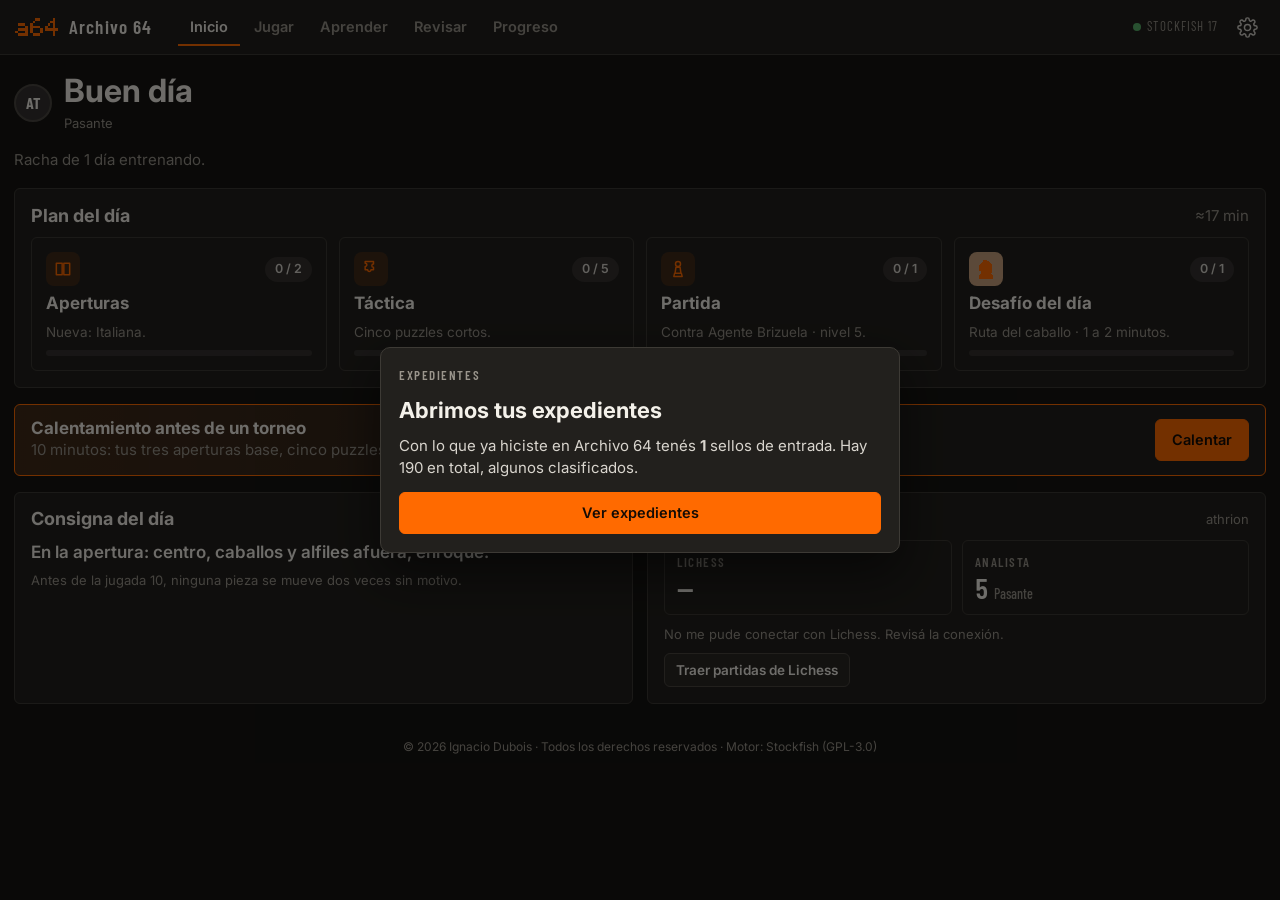
<file: index.html>
<!doctype html>
<html lang="es-AR" data-theme="dark">
<head>
<meta charset="utf-8">
<meta name="viewport" content="width=device-width, initial-scale=1, viewport-fit=cover">
<!-- Archivo 64 (a64) © 2026 Ignacio Dubois. Todos los derechos reservados. Ver LICENSE. -->
<title>Archivo 64</title>
<meta name="author" content="Ignacio Dubois">
<meta name="theme-color" content="#161512">
<meta name="apple-mobile-web-app-capable" content="yes">
<meta name="apple-mobile-web-app-status-bar-style" content="black-translucent">
<meta name="apple-mobile-web-app-title" content="Archivo 64">
<link rel="manifest" href="manifest.webmanifest">
<link rel="icon" href="icons/icon-192.png">
<link rel="apple-touch-icon" href="icons/icon-180.png">
<link rel="preconnect" href="https://fonts.googleapis.com">
<link rel="preconnect" href="https://fonts.gstatic.com" crossorigin>
<link rel="stylesheet" href="https://fonts.googleapis.com/css2?family=Barlow+Condensed:wght@500;600;700&family=Inter:wght@400;500;600;700&display=swap">
<link rel="stylesheet" href="css/app.css">
</head>
<body>
<header class="top">
  <div class="top-in">
    <button class="brand" data-go="inicio" aria-label="Inicio"><span class="logo" id="logoTop"></span><span class="bname">Archivo 64</span></button>
    <nav class="tnav" aria-label="Secciones">
      <button data-go="inicio">Inicio</button>
      <button data-go="jugar">Jugar</button>
      <button data-go="aprender">Aprender</button>
      <button data-go="revisar">Revisar</button>
      <button data-go="progreso">Progreso</button>
    </nav>
    <div class="tright">
      <span class="eng" id="engState" title="Motor de análisis">Motor…</span>
      <button class="icon-btn" id="bSettings" aria-label="Ajustes"><svg viewBox="0 0 24 24"><path d="M12 15.5a3.5 3.5 0 1 0 0-7 3.5 3.5 0 0 0 0 7Z"/><path d="M19.4 15a1.7 1.7 0 0 0 .3 1.8l.1.1a2 2 0 1 1-2.8 2.8l-.1-.1a1.7 1.7 0 0 0-1.8-.3 1.7 1.7 0 0 0-1 1.5V21a2 2 0 1 1-4 0v-.1a1.7 1.7 0 0 0-1.1-1.5 1.7 1.7 0 0 0-1.8.3l-.1.1a2 2 0 1 1-2.8-2.8l.1-.1a1.7 1.7 0 0 0 .3-1.8 1.7 1.7 0 0 0-1.5-1H3a2 2 0 1 1 0-4h.1a1.7 1.7 0 0 0 1.5-1.1 1.7 1.7 0 0 0-.3-1.8l-.1-.1a2 2 0 1 1 2.8-2.8l.1.1a1.7 1.7 0 0 0 1.8.3H9a1.7 1.7 0 0 0 1-1.5V3a2 2 0 1 1 4 0v.1a1.7 1.7 0 0 0 1 1.5 1.7 1.7 0 0 0 1.8-.3l.1-.1a2 2 0 1 1 2.8 2.8l-.1.1a1.7 1.7 0 0 0-.3 1.8V9a1.7 1.7 0 0 0 1.5 1H21a2 2 0 1 1 0 4h-.1a1.7 1.7 0 0 0-1.5 1Z"/></svg></button>
    </div>
  </div>
</header>

<main id="main">
  <section class="view" id="v-inicio"></section>
  <section class="view" id="v-jugar" hidden></section>
  <section class="view" id="v-aprender" hidden></section>
  <section class="view" id="v-revisar" hidden></section>
  <section class="view" id="v-progreso" hidden></section>
</main>

<nav class="bnav" aria-label="Secciones">
  <div class="bnav-in">
    <button data-go="inicio"><svg viewBox="0 0 24 24"><path d="M4 11 12 4l8 7v9h-5v-6H9v6H4z"/></svg>Inicio</button>
    <button data-go="jugar"><svg viewBox="0 0 24 24"><circle cx="12" cy="6" r="3"/><path d="M9.5 10h5l1 7h-7zM7 21h10l-1-4H8z"/></svg>Jugar</button>
    <button data-go="aprender"><svg viewBox="0 0 24 24"><path d="M3 6.5 12 3l9 3.5-9 3.5z"/><path d="M7 8.5V14c0 1.7 2.2 3 5 3s5-1.3 5-3V8.5M21 6.5v6"/></svg>Aprender</button>
    <button data-go="revisar"><svg viewBox="0 0 24 24"><circle cx="10.5" cy="10.5" r="6"/><path d="m15 15 5.5 5.5"/></svg>Revisar</button>
    <button data-go="progreso"><svg viewBox="0 0 24 24"><path d="M4 20V10M10 20V4M16 20v-7M22 20H2"/></svg>Progreso</button>
  </div>
</nav>

<div class="overlay" id="ovSettings" hidden>
  <div class="sheet" role="dialog" aria-modal="true" aria-labelledby="setTitle">
    <div class="sheet-head"><h2 id="setTitle">Ajustes</h2><button class="icon-btn" data-close aria-label="Cerrar">✕</button></div>
    <div class="sheet-body" id="setBody"></div>
  </div>
</div>
<div class="overlay" id="ovModal" hidden><div class="sheet modal" role="dialog" aria-modal="true" id="modalBox"></div></div>
<div class="toasts" id="toasts" aria-live="polite"></div>

<footer class="foot">© 2026 Ignacio Dubois · Todos los derechos reservados · Motor: Stockfish (GPL-3.0)</footer>

<script src="js/chess.js"></script>
<script src="js/content.js"></script>
<script src="js/board.js"></script>
<script src="js/engine.js"></script>
<script src="js/analysis.js"></script>
<script src="js/core.js"></script>
<script src="js/play.js"></script>
<script src="js/learn.js"></script>
<script src="js/review.js"></script>
<script src="js/home.js"></script>
<script src="js/ach.js"></script>
<script src="js/games.js"></script>
<script>A64.boot();</script>
</body>
</html>
</file>
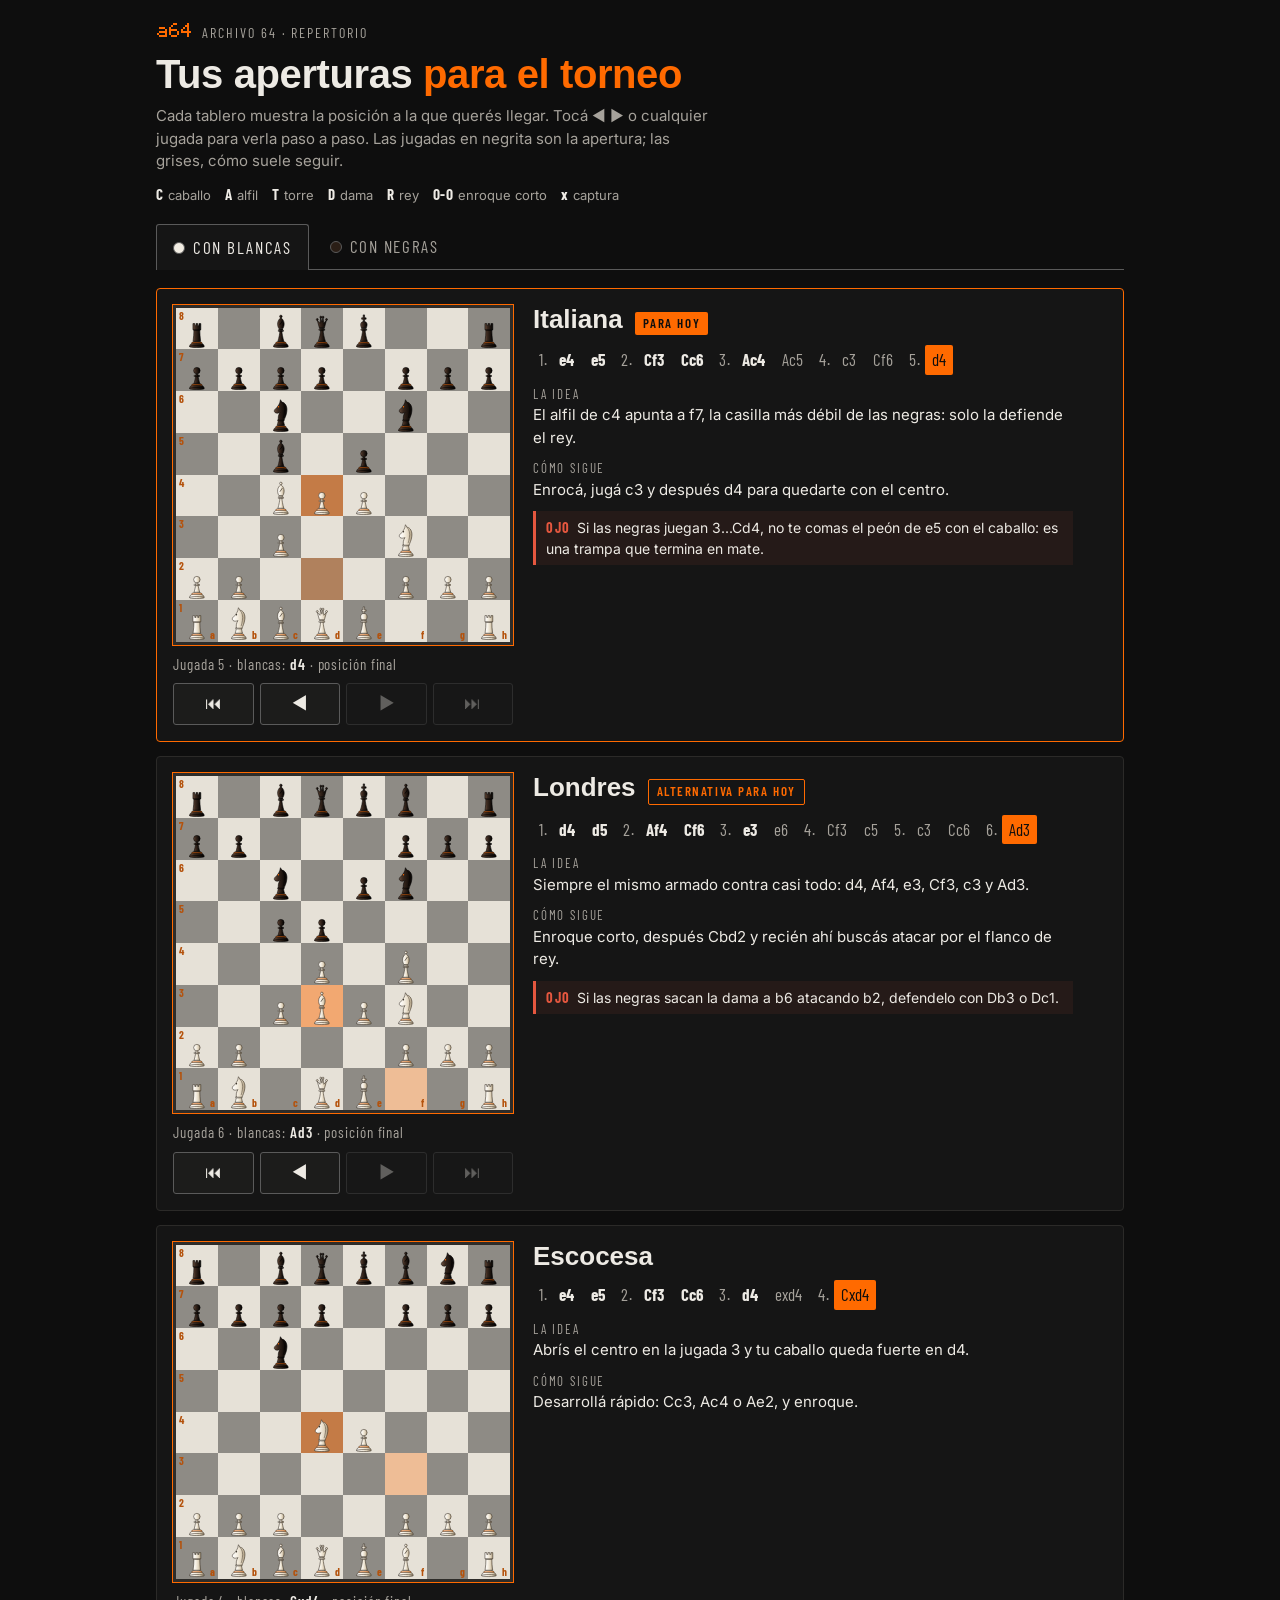
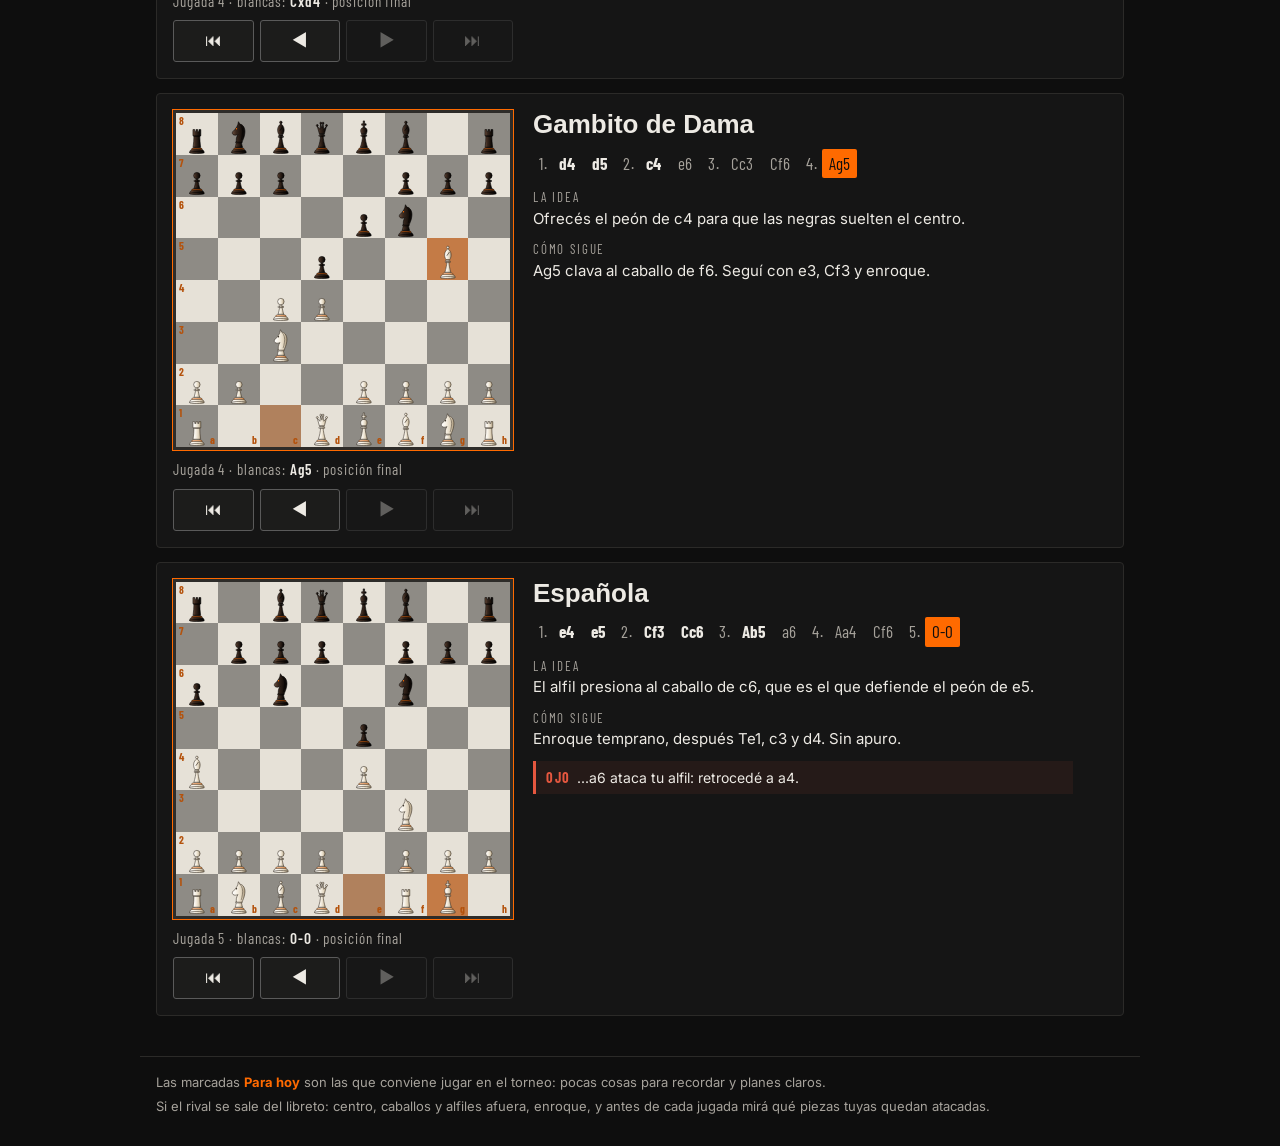
<file: repertorio.html>
<!doctype html>
<html lang="es-AR">
<head>
<meta charset="utf-8">
<meta name="viewport" content="width=device-width, initial-scale=1, viewport-fit=cover">
<title>Repertorio a64</title>
<meta name="claude:viewport-fit-sides" content="cover">
<link rel="preconnect" href="https://fonts.googleapis.com">
<link rel="preconnect" href="https://fonts.gstatic.com" crossorigin>
<link rel="stylesheet" href="https://fonts.googleapis.com/css2?family=Barlow+Condensed:wght@500;600;700&family=Inter:wght@400;500;600&display=swap">
<style>
/* Layout: ficha de repertorio. Pestañas Blancas / Negras; una tarjeta por apertura con tablero
   a la izquierda y la idea a la derecha; en celular, tablero arriba y texto abajo. Solo oscuro, como Archivo 64. */
:root{
  --bg:#0E0E0E; --panel:#151515; --panel2:#1C1C1B; --line:#2B2A28; --rule:#5A5A5A;
  --fg:#EDEAE4; --mute:#A6A29B; --acc:#FF6A00; --acc-ink:#0E0E0E; --alert:#E5573F; --green:#86AC92;
  --sq-l:#E6E1D7; --sq-d:#8E8B85;
  --f-title:"Helvetica Neue",Helvetica,Arial,sans-serif;
  --f-body:"Inter","Helvetica Neue",Arial,sans-serif;
  --f-code:"Agency FB","Barlow Condensed","Oswald","Arial Narrow",sans-serif;
  color-scheme:dark;
}
*{box-sizing:border-box}
body{background:var(--bg);color:var(--fg);font-family:var(--f-body);font-size:15px;line-height:1.5}
button{font:inherit;color:inherit}
:focus-visible{outline:2px solid var(--acc);outline-offset:2px}
.wrap{max-width:1000px;margin:0 auto;padding-left:max(16px,env(safe-area-inset-left,0px));padding-right:max(16px,env(safe-area-inset-right,0px))}
header .wrap{padding-block:22px 0;display:grid;gap:10px}
.eyebrow{display:flex;align-items:center;gap:10px;font-family:var(--f-code);font-size:14px;letter-spacing:.14em;text-transform:uppercase;color:var(--mute)}
.eyebrow svg{height:16px;width:auto}
h1{margin:0;font-family:var(--f-title);font-weight:700;font-size:clamp(28px,6vw,40px);line-height:1.05;letter-spacing:-.01em}
h1 span{color:var(--acc)}
.lede{margin:0;color:var(--mute);max-width:62ch}
.key{display:flex;flex-wrap:wrap;gap:6px 14px;font-size:13px;color:var(--mute)}
.key b{font-family:var(--f-code);font-size:15px;color:var(--fg);letter-spacing:.06em}
.tabs{display:flex;gap:4px;margin-top:8px;border-bottom:1px solid var(--rule)}
.tab{background:transparent;border:1px solid transparent;border-bottom:none;padding:10px 16px 9px;font-family:var(--f-code);font-size:17px;letter-spacing:.1em;text-transform:uppercase;color:var(--mute);cursor:pointer;border-radius:3px 3px 0 0;display:flex;align-items:center;gap:8px}
.tab i{width:12px;height:12px;border-radius:50%;border:1.5px solid var(--rule)}
.tab.w i{background:#F2EDE3} .tab.b i{background:#2A1E16}
.tab[aria-selected="true"]{color:var(--fg);background:var(--panel);border-color:var(--rule);position:relative;top:1px}
main .wrap{padding-block:18px 40px;display:grid;gap:14px}
.group{font-family:var(--f-code);font-size:14px;letter-spacing:.14em;text-transform:uppercase;color:var(--acc);margin:8px 0 -4px}
.card{background:var(--panel);border:1px solid var(--line);border-radius:4px;padding:16px;display:grid;grid-template-columns:minmax(0,340px) minmax(0,1fr);gap:20px;align-items:start}
.card.today{border-color:var(--acc)}
@media (max-width:720px){.card{grid-template-columns:minmax(0,1fr)}}
.bcol{display:grid;gap:8px;min-width:0}
.board{width:100%;max-width:100%;aspect-ratio:1;display:grid;grid-template-columns:repeat(8,minmax(0,1fr));grid-template-rows:repeat(8,minmax(0,1fr));border:3px solid #2E2C29;box-shadow:0 0 0 1px var(--acc);user-select:none;-webkit-user-select:none}
.sq{position:relative;min-width:0;min-height:0;overflow:hidden}
.sq.l{background:var(--sq-l)} .sq.d{background:var(--sq-d)}
.sq.fr::before,.sq.to::before{content:"";position:absolute;inset:0;background:rgba(255,106,0,.30)}
.sq.to::before{background:rgba(255,106,0,.48)}
.sq svg{position:absolute;z-index:1;left:0;bottom:2%;width:100%;height:94%;display:block}
.sq i{position:absolute;z-index:2;font-style:normal;font-family:var(--f-code);font-size:11px;font-weight:700;line-height:1;color:#B4520C;pointer-events:none}
.sq i.rk{top:2px;left:3px} .sq i.fl{bottom:2px;right:3px}
.ctl{display:grid;grid-template-columns:repeat(4,1fr);gap:6px}
.btn{background:var(--panel2);border:1px solid var(--rule);border-radius:3px;min-height:42px;cursor:pointer;font-size:17px}
.btn:hover{border-color:var(--fg)}
.btn:disabled{opacity:.35;cursor:default}
.step{font-family:var(--f-code);font-size:15px;letter-spacing:.06em;color:var(--mute);min-height:1.4em}
.step b{color:var(--fg);font-weight:600}
.tcol{display:grid;gap:10px;min-width:0}
.thead{display:flex;flex-wrap:wrap;align-items:baseline;gap:6px 12px}
h2{margin:0;font-family:var(--f-title);font-size:26px;font-weight:700;line-height:1.1}
.chip{font-family:var(--f-code);font-size:13px;font-weight:600;letter-spacing:.12em;text-transform:uppercase;padding:2px 8px;border-radius:2px;background:var(--acc);color:var(--acc-ink)}
.chip.alt{background:transparent;color:var(--acc);border:1px solid var(--acc)}
.line{display:flex;flex-wrap:wrap;gap:3px;font-family:var(--f-code);font-size:17px;letter-spacing:.03em}
.line .n{color:var(--mute);padding:2px 2px 2px 6px}
.mv{background:none;border:1px solid transparent;border-radius:2px;padding:1px 6px;cursor:pointer;font-family:inherit;font-size:inherit;color:var(--fg)}
.mv.core{font-weight:700}
.mv.extra{color:var(--mute)}
.mv:hover{border-color:var(--rule)}
.mv.on{background:var(--acc);color:var(--acc-ink)}
.lbl{font-family:var(--f-code);font-size:13px;letter-spacing:.14em;text-transform:uppercase;color:var(--mute);margin:0 0 2px}
.tcol p{margin:0;max-width:60ch}
.ojo{border-left:3px solid var(--alert);padding:6px 10px;background:rgba(229,87,63,.08);font-size:14px}
.ojo b{font-family:var(--f-code);letter-spacing:.12em;text-transform:uppercase;color:var(--alert);margin-right:6px}
footer .wrap{padding-block:16px 30px;border-top:1px solid var(--line);font-size:13px;color:var(--mute);display:grid;gap:4px}
body{margin:0}
[hidden]{display:none!important}
</style>
</head>
<body>

<svg width="0" height="0" style="position:absolute" aria-hidden="true">
  <defs>
    <linearGradient id="gw" x1="0" x2="1"><stop offset="0" stop-color="#FFFFFF"/><stop offset=".38" stop-color="#F6F0E4"/><stop offset=".7" stop-color="#E2D6C0"/><stop offset="1" stop-color="#A8977A"/></linearGradient>
    <linearGradient id="gb" x1="0" x2="1"><stop offset="0" stop-color="#6B4E3D"/><stop offset=".3" stop-color="#3A291F"/><stop offset=".7" stop-color="#1A120D"/><stop offset="1" stop-color="#050302"/></linearGradient>
  </defs>
</svg>

<header>
  <div class="wrap">
    <div class="eyebrow"><span id="logo"></span><span>Archivo 64 · Repertorio</span></div>
    <h1>Tus aperturas <span>para el torneo</span></h1>
    <p class="lede">Cada tablero muestra la posición a la que querés llegar. Tocá ◀ ▶ o cualquier jugada para verla paso a paso. Las jugadas en negrita son la apertura; las grises, cómo suele seguir.</p>
    <div class="key"><span><b>C</b> caballo</span><span><b>A</b> alfil</span><span><b>T</b> torre</span><span><b>D</b> dama</span><span><b>R</b> rey</span><span><b>O-O</b> enroque corto</span><span><b>x</b> captura</span></div>
    <div class="tabs" role="tablist">
      <button class="tab w" role="tab" id="tW" aria-selected="true" aria-controls="pW"><i></i>Con blancas</button>
      <button class="tab b" role="tab" id="tB" aria-selected="false" aria-controls="pB"><i></i>Con negras</button>
    </div>
  </div>
</header>

<main>
  <div class="wrap" id="pW" role="tabpanel" aria-labelledby="tW"></div>
  <div class="wrap" id="pB" role="tabpanel" aria-labelledby="tB" hidden></div>
</main>

<footer>
  <div class="wrap">
    <span>Las marcadas <b style="color:var(--acc)">Para hoy</b> son las que conviene jugar en el torneo: pocas cosas para recordar y planes claros.</span>
    <span>Si el rival se sale del libreto: centro, caballos y alfiles afuera, enroque, y antes de cada jugada mirá qué piezas tuyas quedan atacadas.</span>
  </div>
</footer>

<script>
(function(){
"use strict";
const POS={"italiana":[{"f":"rnbqkbnr/pppppppp/8/8/8/8/PPPPPPPP/RNBQKBNR"},{"f":"rnbqkbnr/pppppppp/8/8/4P3/8/PPPP1PPP/RNBQKBNR","san":"e4","fr":"e2","to":"e4"},{"f":"rnbqkbnr/pppp1ppp/8/4p3/4P3/8/PPPP1PPP/RNBQKBNR","san":"e5","fr":"e7","to":"e5"},{"f":"rnbqkbnr/pppp1ppp/8/4p3/4P3/5N2/PPPP1PPP/RNBQKB1R","san":"Cf3","fr":"g1","to":"f3"},{"f":"r1bqkbnr/pppp1ppp/2n5/4p3/4P3/5N2/PPPP1PPP/RNBQKB1R","san":"Cc6","fr":"b8","to":"c6"},{"f":"r1bqkbnr/pppp1ppp/2n5/4p3/2B1P3/5N2/PPPP1PPP/RNBQK2R","san":"Ac4","fr":"f1","to":"c4"},{"f":"r1bqk1nr/pppp1ppp/2n5/2b1p3/2B1P3/5N2/PPPP1PPP/RNBQK2R","san":"Ac5","fr":"f8","to":"c5"},{"f":"r1bqk1nr/pppp1ppp/2n5/2b1p3/2B1P3/2P2N2/PP1P1PPP/RNBQK2R","san":"c3","fr":"c2","to":"c3"},{"f":"r1bqk2r/pppp1ppp/2n2n2/2b1p3/2B1P3/2P2N2/PP1P1PPP/RNBQK2R","san":"Cf6","fr":"g8","to":"f6"},{"f":"r1bqk2r/pppp1ppp/2n2n2/2b1p3/2BPP3/2P2N2/PP3PPP/RNBQK2R","san":"d4","fr":"d2","to":"d4"}],"londres":[{"f":"rnbqkbnr/pppppppp/8/8/8/8/PPPPPPPP/RNBQKBNR"},{"f":"rnbqkbnr/pppppppp/8/8/3P4/8/PPP1PPPP/RNBQKBNR","san":"d4","fr":"d2","to":"d4"},{"f":"rnbqkbnr/ppp1pppp/8/3p4/3P4/8/PPP1PPPP/RNBQKBNR","san":"d5","fr":"d7","to":"d5"},{"f":"rnbqkbnr/ppp1pppp/8/3p4/3P1B2/8/PPP1PPPP/RN1QKBNR","san":"Af4","fr":"c1","to":"f4"},{"f":"rnbqkb1r/ppp1pppp/5n2/3p4/3P1B2/8/PPP1PPPP/RN1QKBNR","san":"Cf6","fr":"g8","to":"f6"},{"f":"rnbqkb1r/ppp1pppp/5n2/3p4/3P1B2/4P3/PPP2PPP/RN1QKBNR","san":"e3","fr":"e2","to":"e3"},{"f":"rnbqkb1r/ppp2ppp/4pn2/3p4/3P1B2/4P3/PPP2PPP/RN1QKBNR","san":"e6","fr":"e7","to":"e6"},{"f":"rnbqkb1r/ppp2ppp/4pn2/3p4/3P1B2/4PN2/PPP2PPP/RN1QKB1R","san":"Cf3","fr":"g1","to":"f3"},{"f":"rnbqkb1r/pp3ppp/4pn2/2pp4/3P1B2/4PN2/PPP2PPP/RN1QKB1R","san":"c5","fr":"c7","to":"c5"},{"f":"rnbqkb1r/pp3ppp/4pn2/2pp4/3P1B2/2P1PN2/PP3PPP/RN1QKB1R","san":"c3","fr":"c2","to":"c3"},{"f":"r1bqkb1r/pp3ppp/2n1pn2/2pp4/3P1B2/2P1PN2/PP3PPP/RN1QKB1R","san":"Cc6","fr":"b8","to":"c6"},{"f":"r1bqkb1r/pp3ppp/2n1pn2/2pp4/3P1B2/2PBPN2/PP3PPP/RN1QK2R","san":"Ad3","fr":"f1","to":"d3"}],"escocesa":[{"f":"rnbqkbnr/pppppppp/8/8/8/8/PPPPPPPP/RNBQKBNR"},{"f":"rnbqkbnr/pppppppp/8/8/4P3/8/PPPP1PPP/RNBQKBNR","san":"e4","fr":"e2","to":"e4"},{"f":"rnbqkbnr/pppp1ppp/8/4p3/4P3/8/PPPP1PPP/RNBQKBNR","san":"e5","fr":"e7","to":"e5"},{"f":"rnbqkbnr/pppp1ppp/8/4p3/4P3/5N2/PPPP1PPP/RNBQKB1R","san":"Cf3","fr":"g1","to":"f3"},{"f":"r1bqkbnr/pppp1ppp/2n5/4p3/4P3/5N2/PPPP1PPP/RNBQKB1R","san":"Cc6","fr":"b8","to":"c6"},{"f":"r1bqkbnr/pppp1ppp/2n5/4p3/3PP3/5N2/PPP2PPP/RNBQKB1R","san":"d4","fr":"d2","to":"d4"},{"f":"r1bqkbnr/pppp1ppp/2n5/8/3pP3/5N2/PPP2PPP/RNBQKB1R","san":"exd4","fr":"e5","to":"d4"},{"f":"r1bqkbnr/pppp1ppp/2n5/8/3NP3/8/PPP2PPP/RNBQKB1R","san":"Cxd4","fr":"f3","to":"d4"}],"gdama":[{"f":"rnbqkbnr/pppppppp/8/8/8/8/PPPPPPPP/RNBQKBNR"},{"f":"rnbqkbnr/pppppppp/8/8/3P4/8/PPP1PPPP/RNBQKBNR","san":"d4","fr":"d2","to":"d4"},{"f":"rnbqkbnr/ppp1pppp/8/3p4/3P4/8/PPP1PPPP/RNBQKBNR","san":"d5","fr":"d7","to":"d5"},{"f":"rnbqkbnr/ppp1pppp/8/3p4/2PP4/8/PP2PPPP/RNBQKBNR","san":"c4","fr":"c2","to":"c4"},{"f":"rnbqkbnr/ppp2ppp/4p3/3p4/2PP4/8/PP2PPPP/RNBQKBNR","san":"e6","fr":"e7","to":"e6"},{"f":"rnbqkbnr/ppp2ppp/4p3/3p4/2PP4/2N5/PP2PPPP/R1BQKBNR","san":"Cc3","fr":"b1","to":"c3"},{"f":"rnbqkb1r/ppp2ppp/4pn2/3p4/2PP4/2N5/PP2PPPP/R1BQKBNR","san":"Cf6","fr":"g8","to":"f6"},{"f":"rnbqkb1r/ppp2ppp/4pn2/3p2B1/2PP4/2N5/PP2PPPP/R2QKBNR","san":"Ag5","fr":"c1","to":"g5"}],"espanola":[{"f":"rnbqkbnr/pppppppp/8/8/8/8/PPPPPPPP/RNBQKBNR"},{"f":"rnbqkbnr/pppppppp/8/8/4P3/8/PPPP1PPP/RNBQKBNR","san":"e4","fr":"e2","to":"e4"},{"f":"rnbqkbnr/pppp1ppp/8/4p3/4P3/8/PPPP1PPP/RNBQKBNR","san":"e5","fr":"e7","to":"e5"},{"f":"rnbqkbnr/pppp1ppp/8/4p3/4P3/5N2/PPPP1PPP/RNBQKB1R","san":"Cf3","fr":"g1","to":"f3"},{"f":"r1bqkbnr/pppp1ppp/2n5/4p3/4P3/5N2/PPPP1PPP/RNBQKB1R","san":"Cc6","fr":"b8","to":"c6"},{"f":"r1bqkbnr/pppp1ppp/2n5/1B2p3/4P3/5N2/PPPP1PPP/RNBQK2R","san":"Ab5","fr":"f1","to":"b5"},{"f":"r1bqkbnr/1ppp1ppp/p1n5/1B2p3/4P3/5N2/PPPP1PPP/RNBQK2R","san":"a6","fr":"a7","to":"a6"},{"f":"r1bqkbnr/1ppp1ppp/p1n5/4p3/B3P3/5N2/PPPP1PPP/RNBQK2R","san":"Aa4","fr":"b5","to":"a4"},{"f":"r1bqkb1r/1ppp1ppp/p1n2n2/4p3/B3P3/5N2/PPPP1PPP/RNBQK2R","san":"Cf6","fr":"g8","to":"f6"},{"f":"r1bqkb1r/1ppp1ppp/p1n2n2/4p3/B3P3/5N2/PPPP1PPP/RNBQ1RK1","san":"O-O","fr":"e1","to":"g1"}],"abierta":[{"f":"rnbqkbnr/pppppppp/8/8/8/8/PPPPPPPP/RNBQKBNR"},{"f":"rnbqkbnr/pppppppp/8/8/4P3/8/PPPP1PPP/RNBQKBNR","san":"e4","fr":"e2","to":"e4"},{"f":"rnbqkbnr/pppp1ppp/8/4p3/4P3/8/PPPP1PPP/RNBQKBNR","san":"e5","fr":"e7","to":"e5"},{"f":"rnbqkbnr/pppp1ppp/8/4p3/4P3/5N2/PPPP1PPP/RNBQKB1R","san":"Cf3","fr":"g1","to":"f3"},{"f":"r1bqkbnr/pppp1ppp/2n5/4p3/4P3/5N2/PPPP1PPP/RNBQKB1R","san":"Cc6","fr":"b8","to":"c6"},{"f":"r1bqkbnr/pppp1ppp/2n5/4p3/2B1P3/5N2/PPPP1PPP/RNBQK2R","san":"Ac4","fr":"f1","to":"c4"},{"f":"r1bqkb1r/pppp1ppp/2n2n2/4p3/2B1P3/5N2/PPPP1PPP/RNBQK2R","san":"Cf6","fr":"g8","to":"f6"},{"f":"r1bqkb1r/pppp1ppp/2n2n2/4p3/2B1P3/3P1N2/PPP2PPP/RNBQK2R","san":"d3","fr":"d2","to":"d3"},{"f":"r1bqk2r/ppppbppp/2n2n2/4p3/2B1P3/3P1N2/PPP2PPP/RNBQK2R","san":"Ae7","fr":"f8","to":"e7"},{"f":"r1bqk2r/ppppbppp/2n2n2/4p3/2B1P3/3P1N2/PPP2PPP/RNBQ1RK1","san":"O-O","fr":"e1","to":"g1"},{"f":"r1bq1rk1/ppppbppp/2n2n2/4p3/2B1P3/3P1N2/PPP2PPP/RNBQ1RK1","san":"O-O","fr":"e8","to":"g8"}],"carokann":[{"f":"rnbqkbnr/pppppppp/8/8/8/8/PPPPPPPP/RNBQKBNR"},{"f":"rnbqkbnr/pppppppp/8/8/4P3/8/PPPP1PPP/RNBQKBNR","san":"e4","fr":"e2","to":"e4"},{"f":"rnbqkbnr/pp1ppppp/2p5/8/4P3/8/PPPP1PPP/RNBQKBNR","san":"c6","fr":"c7","to":"c6"},{"f":"rnbqkbnr/pp1ppppp/2p5/8/3PP3/8/PPP2PPP/RNBQKBNR","san":"d4","fr":"d2","to":"d4"},{"f":"rnbqkbnr/pp2pppp/2p5/3p4/3PP3/8/PPP2PPP/RNBQKBNR","san":"d5","fr":"d7","to":"d5"},{"f":"rnbqkbnr/pp2pppp/2p5/3p4/3PP3/2N5/PPP2PPP/R1BQKBNR","san":"Cc3","fr":"b1","to":"c3"},{"f":"rnbqkbnr/pp2pppp/2p5/8/3Pp3/2N5/PPP2PPP/R1BQKBNR","san":"dxe4","fr":"d5","to":"e4"},{"f":"rnbqkbnr/pp2pppp/2p5/8/3PN3/8/PPP2PPP/R1BQKBNR","san":"Cxe4","fr":"c3","to":"e4"},{"f":"rn1qkbnr/pp2pppp/2p5/5b2/3PN3/8/PPP2PPP/R1BQKBNR","san":"Af5","fr":"c8","to":"f5"}],"siciliana":[{"f":"rnbqkbnr/pppppppp/8/8/8/8/PPPPPPPP/RNBQKBNR"},{"f":"rnbqkbnr/pppppppp/8/8/4P3/8/PPPP1PPP/RNBQKBNR","san":"e4","fr":"e2","to":"e4"},{"f":"rnbqkbnr/pp1ppppp/8/2p5/4P3/8/PPPP1PPP/RNBQKBNR","san":"c5","fr":"c7","to":"c5"},{"f":"rnbqkbnr/pp1ppppp/8/2p5/4P3/5N2/PPPP1PPP/RNBQKB1R","san":"Cf3","fr":"g1","to":"f3"},{"f":"rnbqkbnr/pp2pppp/3p4/2p5/4P3/5N2/PPPP1PPP/RNBQKB1R","san":"d6","fr":"d7","to":"d6"},{"f":"rnbqkbnr/pp2pppp/3p4/2p5/3PP3/5N2/PPP2PPP/RNBQKB1R","san":"d4","fr":"d2","to":"d4"},{"f":"rnbqkbnr/pp2pppp/3p4/8/3pP3/5N2/PPP2PPP/RNBQKB1R","san":"cxd4","fr":"c5","to":"d4"},{"f":"rnbqkbnr/pp2pppp/3p4/8/3NP3/8/PPP2PPP/RNBQKB1R","san":"Cxd4","fr":"f3","to":"d4"},{"f":"rnbqkb1r/pp2pppp/3p1n2/8/3NP3/8/PPP2PPP/RNBQKB1R","san":"Cf6","fr":"g8","to":"f6"},{"f":"rnbqkb1r/pp2pppp/3p1n2/8/3NP3/2N5/PPP2PPP/R1BQKB1R","san":"Cc3","fr":"b1","to":"c3"},{"f":"rnbqkb1r/1p2pppp/p2p1n2/8/3NP3/2N5/PPP2PPP/R1BQKB1R","san":"a6","fr":"a7","to":"a6"}],"qgd":[{"f":"rnbqkbnr/pppppppp/8/8/8/8/PPPPPPPP/RNBQKBNR"},{"f":"rnbqkbnr/pppppppp/8/8/3P4/8/PPP1PPPP/RNBQKBNR","san":"d4","fr":"d2","to":"d4"},{"f":"rnbqkbnr/ppp1pppp/8/3p4/3P4/8/PPP1PPPP/RNBQKBNR","san":"d5","fr":"d7","to":"d5"},{"f":"rnbqkbnr/ppp1pppp/8/3p4/2PP4/8/PP2PPPP/RNBQKBNR","san":"c4","fr":"c2","to":"c4"},{"f":"rnbqkbnr/ppp2ppp/4p3/3p4/2PP4/8/PP2PPPP/RNBQKBNR","san":"e6","fr":"e7","to":"e6"},{"f":"rnbqkbnr/ppp2ppp/4p3/3p4/2PP4/2N5/PP2PPPP/R1BQKBNR","san":"Cc3","fr":"b1","to":"c3"},{"f":"rnbqkb1r/ppp2ppp/4pn2/3p4/2PP4/2N5/PP2PPPP/R1BQKBNR","san":"Cf6","fr":"g8","to":"f6"},{"f":"rnbqkb1r/ppp2ppp/4pn2/3p2B1/2PP4/2N5/PP2PPPP/R2QKBNR","san":"Ag5","fr":"c1","to":"g5"},{"f":"rnbqk2r/ppp1bppp/4pn2/3p2B1/2PP4/2N5/PP2PPPP/R2QKBNR","san":"Ae7","fr":"f8","to":"e7"}],"eslava":[{"f":"rnbqkbnr/pppppppp/8/8/8/8/PPPPPPPP/RNBQKBNR"},{"f":"rnbqkbnr/pppppppp/8/8/3P4/8/PPP1PPPP/RNBQKBNR","san":"d4","fr":"d2","to":"d4"},{"f":"rnbqkbnr/ppp1pppp/8/3p4/3P4/8/PPP1PPPP/RNBQKBNR","san":"d5","fr":"d7","to":"d5"},{"f":"rnbqkbnr/ppp1pppp/8/3p4/2PP4/8/PP2PPPP/RNBQKBNR","san":"c4","fr":"c2","to":"c4"},{"f":"rnbqkbnr/pp2pppp/2p5/3p4/2PP4/8/PP2PPPP/RNBQKBNR","san":"c6","fr":"c7","to":"c6"},{"f":"rnbqkbnr/pp2pppp/2p5/3p4/2PP4/5N2/PP2PPPP/RNBQKB1R","san":"Cf3","fr":"g1","to":"f3"},{"f":"rnbqkb1r/pp2pppp/2p2n2/3p4/2PP4/5N2/PP2PPPP/RNBQKB1R","san":"Cf6","fr":"g8","to":"f6"},{"f":"rnbqkb1r/pp2pppp/2p2n2/3p4/2PP4/4PN2/PP3PPP/RNBQKB1R","san":"e3","fr":"e2","to":"e3"},{"f":"rn1qkb1r/pp2pppp/2p2n2/3p1b2/2PP4/4PN2/PP3PPP/RNBQKB1R","san":"Af5","fr":"c8","to":"f5"}]};
const OPS=[
 {k:"italiana",side:"w",name:"Italiana",core:5,tag:"hoy",idea:"El alfil de c4 apunta a f7, la casilla más débil de las negras: solo la defiende el rey.",plan:"Enrocá, jugá c3 y después d4 para quedarte con el centro.",ojo:"Si las negras juegan 3...Cd4, no te comas el peón de e5 con el caballo: es una trampa que termina en mate."},
 {k:"londres",side:"w",name:"Londres",core:5,tag:"alt",idea:"Siempre el mismo armado contra casi todo: d4, Af4, e3, Cf3, c3 y Ad3.",plan:"Enroque corto, después Cbd2 y recién ahí buscás atacar por el flanco de rey.",ojo:"Si las negras sacan la dama a b6 atacando b2, defendelo con Db3 o Dc1."},
 {k:"escocesa",side:"w",name:"Escocesa",core:5,idea:"Abrís el centro en la jugada 3 y tu caballo queda fuerte en d4.",plan:"Desarrollá rápido: Cc3, Ac4 o Ae2, y enroque."},
 {k:"gdama",side:"w",name:"Gambito de Dama",core:3,idea:"Ofrecés el peón de c4 para que las negras suelten el centro.",plan:"Ag5 clava al caballo de f6. Seguí con e3, Cf3 y enroque."},
 {k:"espanola",side:"w",name:"Española",core:5,idea:"El alfil presiona al caballo de c6, que es el que defiende el peón de e5.",plan:"Enroque temprano, después Te1, c3 y d4. Sin apuro.",ojo:"...a6 ataca tu alfil: retrocedé a a4."},
 {k:"abierta",side:"b",name:"Abierta (1...e5)",core:2,tag:"hoy",group:"Contra 1.e4",idea:"Respondés igual: peón al centro y caballos afuera.",plan:"Alfil a e7 o c5, enroque, y recién ahí pensá en atacar.",ojo:"Si las blancas sacan alfil a c4 y dama a h5 o f3 muy temprano, buscan mate en f7. Cubrilo con ...g6 o ...De7."},
 {k:"carokann",side:"b",name:"Caro-Kann",core:4,idea:"c6 prepara d5: atacás el peón de e4 con una estructura muy firme.",plan:"Sacá el alfil a f5 antes de jugar e6, así no queda encerrado detrás de tus peones."},
 {k:"siciliana",side:"b",name:"Siciliana",core:2,idea:"Peleás el centro desde el costado: tu peón de c se cambia por el de d4 de las blancas.",plan:"a6 evita que te molesten con Cb5 o Ab5. Seguí con e6 o e5, Ae7 y enroque.",ojo:"Es la más táctica de todas. Si te sentís inseguro, mejor 1...e5."},
 {k:"qgd",side:"b",name:"Gambito de Dama Rehusado",core:4,tag:"hoy",group:"Contra 1.d4",idea:"No tomás el peón de c4: sostenés d5 con e6.",plan:"Ae7, enroque, y después Cbd7 y c6. Sólida y tranquila."},
 {k:"eslava",side:"b",name:"Eslava",core:4,idea:"Igual de sólida, pero con c6 para sacar primero el alfil a f5.",plan:"Después e6, Cbd7, Ae7 o Ad6, y enroque."}];

/* Logo y piezas de Archivo 64 */
const GL={a:[".....",".....",".###.","....#",".####","#...#",".####"],"6":["..##.",".#...","#....","####.","#...#","#...#",".###."],"4":["...#.","..##.",".#.#.","#..#.","#####","...#.","...#."]};
(function(){let r="",x=0;for(const ch of "a64"){GL[ch].forEach((row,y)=>[...row].forEach((c,i)=>{if(c==="#")r+='<rect x="'+(x+i)+'" y="'+y+'" width="1.02" height="1.02"/>'}));x+=6}
  document.getElementById("logo").innerHTML='<svg viewBox="-.5 -.5 18 8" role="img" aria-label="a64"><g fill="#FF6A00" shape-rendering="crispEdges">'+r+"</g></svg>"})();
const BASE='<path d="M24 134 C24 126 30 123 37 122 L63 122 C70 123 76 126 76 134 Z"/><ellipse cx="50" cy="134" rx="26" ry="3.6"/><path d="M31 122 C33 117 40 115 50 115 C60 115 67 117 69 122 Z"/>';
const SH={
 p:'<path d="M40 115 C43 104 45 96 45.5 89 L54.5 89 C55 96 57 104 60 115 Z"/><ellipse cx="50" cy="89" rx="11" ry="2.8"/><path d="M45 89 C46.5 85 47 83 47.5 81 L52.5 81 C53 83 53.5 85 55 89 Z"/><circle cx="50" cy="70" r="11.5"/>',
 r:'<path d="M36.5 115 C38.5 100 39.5 87 39.5 74 L60.5 74 C60.5 87 61.5 100 63.5 115 Z"/><ellipse cx="50" cy="74" rx="13" ry="2.8"/><path d="M36 74 L36 52 L42.5 52 L42.5 58.5 L47 58.5 L47 52 L53 52 L53 58.5 L57.5 58.5 L57.5 52 L64 52 L64 74 Z"/>',
 b:'<path d="M39.5 115 C43.5 101 46 89 46.5 78 L53.5 78 C54 89 56.5 101 60.5 115 Z"/><ellipse cx="50" cy="78" rx="10.5" ry="2.6"/><ellipse cx="50" cy="73" rx="8" ry="2.2"/><path d="M50 31 C63.5 41 64.5 57 57 70 L43 70 C35.5 57 36.5 41 50 31 Z"/><path d="M55.5 43 L46.5 56" fill="none" stroke-width="2.6"/><circle cx="50" cy="26.5" r="4.5"/>',
 n:'<path d="M37 115 C39 107 40.5 101 41 97 L59 97 C59.5 101 61 107 63 115 Z"/><ellipse cx="50" cy="97" rx="12.5" ry="2.8"/><path d="M41.5 97 C39.5 87 41 78 47 70 C41.5 72 34 73.5 29 69.5 C25 66 26 60 31.5 56 C37.5 51 42.5 43 46 35 L48.5 24 L53.5 32.5 C66.5 34.5 74 49 71 67 C69.5 79 64.5 89 61 97 Z"/><path d="M53.5 33 C62 41 65.5 55 62.5 70 C61.5 77 59.5 84 58 90" fill="none" stroke-width="1.6"/>',
 q:'<path d="M37.5 115 C42 101 45 87 45.5 74 L54.5 74 C55 87 58 101 62.5 115 Z"/><ellipse cx="50" cy="74" rx="11.5" ry="2.8"/><ellipse cx="50" cy="68" rx="9" ry="2.3"/><path d="M41 67 L33.5 40 L43 51 L46 31.5 L50 47 L54 31.5 L57 51 L66.5 40 L59 67 Z"/><circle cx="33.5" cy="37.5" r="3.4"/><circle cx="46" cy="29" r="3.4"/><circle cx="54" cy="29" r="3.4"/><circle cx="66.5" cy="37.5" r="3.4"/>',
 k:'<path d="M37.5 115 C42 101 45 87 45.5 74 L54.5 74 C55 87 58 101 62.5 115 Z"/><ellipse cx="50" cy="74" rx="11.5" ry="2.8"/><ellipse cx="50" cy="68" rx="9" ry="2.3"/><path d="M41.5 67 C35.5 55 39 44.5 50 44.5 C61 44.5 64.5 55 58.5 67 Z"/><path d="M47.6 44.5 L47.6 36.5 L42 36.5 L42 31.5 L47.6 31.5 L47.6 21 L52.4 21 L52.4 31.5 L58 31.5 L58 36.5 L52.4 36.5 L52.4 44.5 Z"/>'};
function piece(ch){const w=ch===ch.toUpperCase(),t=ch.toLowerCase();
  return '<svg viewBox="0 0 100 140" preserveAspectRatio="xMidYMax meet"><g fill="'+(w?"url(#gw)":"url(#gb)")+'" stroke="'+(w?"#3A3127":"#000")+'" stroke-width="2" stroke-linejoin="round">'+BASE+SH[t]+'</g><path d="M31.5 121.6 C38 119.6 62 119.6 68.5 121.6" fill="none" stroke="#FF6A00" stroke-width="1.8"/>'+(t==="n"?'<circle cx="41.5" cy="49" r="2.4" fill="'+(w?"#2A2218":"#FF6A00")+'"/>':"")+"</svg>"}
const F="abcdefgh";
function grid(fen){const g=[];for(const row of fen.split("/")){const r=[];for(const c of row){if(/\d/.test(c))for(let i=0;i<+c;i++)r.push(null);else r.push(c)}g.push(r)}return g}
function draw(el,st,flip){const g=grid(st.f);let h="";
  for(let y=0;y<8;y++)for(let x=0;x<8;x++){const r=flip?y:7-y,f=flip?7-x:x,sq=F[f]+(r+1),p=g[7-r][f];
    const cls=["sq",(f+r)%2?"l":"d"];if(st.fr===sq)cls.push("fr");if(st.to===sq)cls.push("to");
    h+='<div class="'+cls.join(" ")+'">'+(p?piece(p):"")+(x===0?'<i class="rk">'+(r+1)+"</i>":"")+(y===7?'<i class="fl">'+F[f]+"</i>":"")+"</div>"}
  el.innerHTML=h}
function card(o){
  const st=POS[o.k],n=st.length-1,flip=o.side==="b";let i=n;
  const el=document.createElement("article");el.className="card"+(o.tag==="hoy"?" today":"");
  let line="";for(let k=1;k<=n;k++){if(k%2)line+='<span class="n">'+((k+1)/2)+".</span>";line+='<button class="mv '+(k<=o.core?"core":"extra")+'" data-k="'+k+'">'+st[k].san+"</button>"}
  el.innerHTML='<div class="bcol"><div class="board" aria-label="Tablero: '+o.name+'"></div><div class="step"></div><div class="ctl"><button class="btn" data-a="0" aria-label="Inicio">⏮</button><button class="btn" data-a="-1" aria-label="Anterior">◀</button><button class="btn" data-a="1" aria-label="Siguiente">▶</button><button class="btn" data-a="9" aria-label="Final">⏭</button></div></div>'
   +'<div class="tcol"><div class="thead"><h2>'+o.name+"</h2>"+(o.tag==="hoy"?'<span class="chip">Para hoy</span>':o.tag==="alt"?'<span class="chip alt">Alternativa para hoy</span>':"")+'</div><div class="line">'+line+'</div><div><p class="lbl">La idea</p><p>'+o.idea+'</p></div><div><p class="lbl">Cómo sigue</p><p>'+o.plan+"</p></div>"+(o.ojo?'<p class="ojo"><b>Ojo</b>'+o.ojo+"</p>":"")+"</div>";
  const b=el.querySelector(".board"),s=el.querySelector(".step"),btn=el.querySelectorAll(".ctl .btn");
  function go(k){i=Math.max(0,Math.min(n,k));draw(b,st[i],flip);
    s.innerHTML=i===0?"Posición inicial":"Jugada "+Math.ceil(i/2)+" · "+(i%2?"blancas":"negras")+": <b>"+st[i].san+"</b>"+(i===n?" · posición final":"");
    el.querySelectorAll(".mv").forEach(m=>m.classList.toggle("on",+m.dataset.k===i));
    btn[0].disabled=btn[1].disabled=i===0;btn[2].disabled=btn[3].disabled=i===n}
  btn[0].onclick=()=>go(0);btn[1].onclick=()=>go(i-1);btn[2].onclick=()=>go(i+1);btn[3].onclick=()=>go(n);
  el.querySelector(".line").addEventListener("click",e=>{const m=e.target.closest(".mv");if(m)go(+m.dataset.k)});
  go(n);return el}
for(const o of OPS){const pan=document.getElementById(o.side==="w"?"pW":"pB");
  if(o.group){const g=document.createElement("p");g.className="group";g.textContent=o.group;pan.appendChild(g)}pan.appendChild(card(o))}
function tab(w){document.getElementById("pW").hidden=!w;document.getElementById("pB").hidden=w;document.getElementById("tW").setAttribute("aria-selected",w);document.getElementById("tB").setAttribute("aria-selected",!w);
  try{history.replaceState(null,"",w?"#blancas":"#negras")}catch(e){}}
document.getElementById("tW").onclick=()=>tab(true);document.getElementById("tB").onclick=()=>tab(false);
tab(location.hash!=="#negras");
})();
</script>

</body>
</html>
</file>
<file: css/app.css>
/* Archivo 64 — estilos. © 2026 Ignacio Dubois. Todos los derechos reservados.
   Layout: tablero grande a la izquierda y panel de juego a la derecha (como los sitios de ajedrez online);
   en celular, tablero arriba de todo y panel abajo, con barra de navegación fija. Identidad a64: naranja y logo pixel. */
:root{
  --bg:#161512; --s1:#22201d; --s2:#2b2925; --s3:#353230; --line:#3d3a35; --line2:#4c4842;
  --fg:#d9d5ce; --strong:#f4f1ea; --mute:#9a958c;
  --acc:#FF6A00; --acc-2:#ff8a3d; --acc-ink:#140c05; --acc-soft:rgba(255,106,0,.14);
  --good:#59b36b; --best:#3fa3d6; --inacc:#d9a43b; --mistake:#e6823a; --blunder:#e04b3a; --miss:#b07cd8; --blue:#3b82c4;
  --f-body:"Inter","Helvetica Neue",Arial,sans-serif;
  --f-code:"Barlow Condensed","Agency FB","Arial Narrow",sans-serif;
  --r:6px; --navh:60px; --toph:54px;
  color-scheme:dark;
}
:root[data-theme="light"]{
  --bg:#efedea; --s1:#ffffff; --s2:#f6f4f1; --s3:#ebe8e3; --line:#dcd8d1; --line2:#c9c4bb;
  --fg:#34312c; --strong:#14120f; --mute:#6f6a62;
  --acc:#E35D00; --acc-2:#f07a26; --acc-ink:#fff; --acc-soft:rgba(227,93,0,.12);
  --good:#2f8f45; --best:#1f7fb4; --inacc:#b5821a; --mistake:#c8631c; --blunder:#c5372a; --miss:#8a55b5; --blue:#2c6fae;
  color-scheme:light;
}
*{box-sizing:border-box}
html{-webkit-text-size-adjust:100%}
body{margin:0;background:var(--bg);color:var(--fg);font-family:var(--f-body);font-size:15px;line-height:1.5;padding-bottom:calc(var(--navh) + env(safe-area-inset-bottom,0px))}
button,input,select,textarea{font:inherit;color:inherit}
button{cursor:pointer}
[hidden]{display:none!important}
:focus-visible{outline:2px solid var(--acc);outline-offset:2px}
h1,h2,h3{color:var(--strong);margin:0;line-height:1.15;text-wrap:balance}
p{margin:0}
a{color:var(--acc)}
.mute{color:var(--mute)}
.lbl{font-family:var(--f-code);font-size:13px;font-weight:600;letter-spacing:.12em;text-transform:uppercase;color:var(--mute)}
.num{font-variant-numeric:tabular-nums}

/* ---------- barra superior ---------- */
body::before{content:"";position:fixed;inset:0 0 auto;height:env(safe-area-inset-top,0px);z-index:60;background:var(--s1)}
.top{position:sticky;top:env(safe-area-inset-top,0px);z-index:50;background:var(--s1);border-bottom:1px solid var(--line)}
.top-in{max-width:1320px;margin:0 auto;height:var(--toph);display:flex;align-items:center;gap:18px;padding-left:max(14px,env(safe-area-inset-left,0px));padding-right:max(14px,env(safe-area-inset-right,0px))}
.brand{display:flex;align-items:center;gap:10px;background:none;border:0;padding:0;color:var(--strong)}
.brand .logo svg{height:20px;width:auto;display:block}
.bname{font-family:var(--f-code);font-size:19px;font-weight:600;letter-spacing:.06em}
.tnav{display:flex;gap:2px;margin-left:8px}
.tnav button{background:none;border:0;padding:8px 12px;border-radius:var(--r);font-weight:600;font-size:14.5px;color:var(--mute)}
.tnav button:hover{color:var(--strong);background:var(--s2)}
.tnav button[aria-current="page"]{color:var(--strong);box-shadow:inset 0 -2px 0 var(--acc);border-radius:0}
.tright{margin-left:auto;display:flex;align-items:center;gap:10px}
.eng{font-family:var(--f-code);font-size:13px;letter-spacing:.08em;text-transform:uppercase;color:var(--mute);display:flex;align-items:center;gap:6px}
.eng::before{content:"";width:8px;height:8px;border-radius:50%;background:var(--inacc)}
.eng.on::before{background:var(--good)}
.icon-btn{width:38px;height:38px;display:grid;place-items:center;border-radius:var(--r);background:none;border:1px solid transparent;color:var(--fg)}
.icon-btn:hover{background:var(--s2);border-color:var(--line)}
.icon-btn svg{width:21px;height:21px;fill:none;stroke:currentColor;stroke-width:1.7;stroke-linecap:round;stroke-linejoin:round}
@media (max-width:820px){.tnav{display:none}.bname{font-size:17px}}

/* ---------- navegación inferior ---------- */
.bnav{position:fixed;left:0;right:0;bottom:0;z-index:50;background:var(--s1);border-top:1px solid var(--line);padding-bottom:env(safe-area-inset-bottom,0px);padding-left:env(safe-area-inset-left,0px);padding-right:env(safe-area-inset-right,0px)}
.bnav-in{max-width:620px;margin:0 auto;display:grid;grid-template-columns:repeat(5,1fr);height:var(--navh)}
.bnav button{background:none;border:0;display:grid;place-items:center;align-content:center;gap:2px;font-size:11.5px;font-weight:600;color:var(--mute);position:relative}
.bnav svg{width:22px;height:22px;fill:none;stroke:currentColor;stroke-width:1.6;stroke-linejoin:round;stroke-linecap:round}
.bnav button[aria-current="page"]{color:var(--acc)}
.bnav button[aria-current="page"]::before{content:"";position:absolute;top:0;left:28%;right:28%;height:2px;background:var(--acc)}
@media (min-width:821px){.bnav{display:none}body{padding-bottom:0}}

/* ---------- contenedores ---------- */
main{max-width:1320px;margin:0 auto;padding-left:max(14px,env(safe-area-inset-left,0px));padding-right:max(14px,env(safe-area-inset-right,0px));padding-block:18px 28px}
.view{display:grid;gap:16px}
.foot{text-align:center;font-size:12px;color:var(--mute);padding:6px 16px 18px}
@media (max-width:820px){.foot{padding-bottom:10px}}
.card{background:var(--s1);border:1px solid var(--line);border-radius:var(--r);padding:16px;min-width:0}
.card.flat{background:transparent;border:0;padding:0}
.card-h{display:flex;align-items:center;justify-content:space-between;gap:10px;margin-bottom:10px}
.card-h h2{font-size:18px}
.grid2{display:grid;grid-template-columns:repeat(auto-fit,minmax(min(100%,300px),1fr));gap:14px}
.grid3{display:grid;grid-template-columns:repeat(auto-fit,minmax(min(100%,220px),1fr));gap:12px}
.row{display:flex;flex-wrap:wrap;gap:8px;align-items:center}
.stack{display:grid;gap:10px}
.sp{flex:1}
.hello h1{font-size:clamp(24px,4.5vw,32px)}
.hello p{color:var(--mute);margin-top:4px}

/* ---------- botones y controles ---------- */
.btn{display:inline-flex;align-items:center;justify-content:center;gap:8px;min-height:42px;padding:8px 16px;border-radius:var(--r);border:1px solid var(--line2);background:var(--s2);color:var(--strong);font-weight:600;font-size:14.5px;text-decoration:none}
.btn:hover{border-color:var(--mute)}
.btn.main{background:var(--acc);border-color:var(--acc);color:var(--acc-ink)}
.btn.main:hover{background:var(--acc-2);border-color:var(--acc-2)}
.btn.ghost{background:transparent}
.btn.sm{min-height:34px;padding:5px 11px;font-size:13.5px}
.btn.wide{width:100%}
.btn:disabled{opacity:.4;cursor:default}
.btn .k{font-family:var(--f-code);font-size:12px;letter-spacing:.06em;color:var(--mute);border:1px solid var(--line2);border-radius:3px;padding:0 4px}
.chips{display:flex;flex-wrap:wrap;gap:6px}
.chip{border:1px solid var(--line2);background:var(--s2);border-radius:999px;padding:6px 13px;font-size:13.5px;font-weight:600;color:var(--fg)}
.chip[aria-pressed="true"]{background:var(--acc-soft);border-color:var(--acc);color:var(--strong)}
.seg{display:inline-flex;border:1px solid var(--line2);border-radius:var(--r);overflow:hidden;background:var(--s2)}
.seg button{border:0;background:none;padding:8px 14px;font-weight:600;font-size:14px;color:var(--mute)}
.seg button[aria-pressed="true"]{background:var(--acc);color:var(--acc-ink)}
input[type=text],select,textarea{background:var(--bg);border:1px solid var(--line2);border-radius:var(--r);padding:9px 11px;min-height:42px;max-width:100%}
.field{display:grid;gap:5px}
.switch{display:flex;align-items:center;justify-content:space-between;gap:12px;padding:10px 0;border-bottom:1px solid var(--line)}
.switch input{width:20px;height:20px;accent-color:var(--acc)}
.tag{display:inline-flex;align-items:center;font-family:var(--f-code);font-size:13px;font-weight:700;letter-spacing:.08em;text-transform:uppercase;padding:2px 8px;border-radius:3px;border:1px solid currentColor;white-space:nowrap}
.v-best{color:var(--best)} .v-good{color:var(--good)} .v-inacc{color:var(--inacc)} .v-mistake{color:var(--mistake)} .v-blunder{color:var(--blunder)} .v-miss{color:var(--miss)}
.tag.v-blunder{background:var(--blunder);color:#fff;border-color:var(--blunder)}
.pill{display:inline-flex;align-items:center;gap:6px;font-size:12.5px;font-weight:600;background:var(--s3);border-radius:999px;padding:3px 10px;color:var(--fg)}
.pill.acc{background:var(--acc-soft);color:var(--acc)}
.prog{height:6px;border-radius:3px;background:var(--s3);overflow:hidden}
.prog>span{display:block;height:100%;background:var(--acc);border-radius:3px;transition:width .3s}
.dots5{display:flex;gap:3px}
.dots5 i{width:9px;height:9px;border-radius:2px;background:var(--s3)}
.dots5 i.on{background:var(--acc)}

/* ---------- tablero ---------- */
.a64-board{position:relative;width:100%;aspect-ratio:1;max-width:100%;user-select:none;-webkit-user-select:none;touch-action:none;--l:#F0D9B5;--d:#B58863}
.a64-board .bwrap{position:absolute;inset:0;transform-origin:50% 100%}
.a64-board.d3 .bwrap{transform:perspective(1100px) rotateX(var(--tilt,30deg))}
.bgrid{position:absolute;inset:0;display:grid;grid-template-columns:repeat(8,minmax(0,1fr));grid-template-rows:repeat(8,minmax(0,1fr));border-radius:3px;overflow:hidden;box-shadow:0 2px 10px rgba(0,0,0,.35)}
.sq{position:relative;min-width:0;min-height:0}
.sq.l{background:var(--l)} .sq.d{background:var(--d)}
.sq.last::before,.sq.sel::before,.sq.hl::before,.sq.chk::before,.sq.mk-good::before,.sq.mk-bad::before,.sq.over::before{content:"";position:absolute;inset:0;pointer-events:none}
.sq.last::before{background:rgba(155,199,0,.41)}
.sq.sel::before{background:rgba(20,85,30,.5)}
.sq.over::before{background:rgba(20,85,30,.35)}
.sq.hl::before{background:rgba(255,106,0,.45);animation:blink 1.3s ease-in-out infinite}
.sq.chk::before{background:radial-gradient(circle,rgba(255,0,0,1) 0%,rgba(231,0,0,1) 25%,rgba(169,0,0,0) 89%)}
.sq.mk-good::before{background:rgba(63,166,90,.45)}
.sq.mk-bad::before,.sq.bad::before{content:"";position:absolute;inset:0;background:rgba(224,75,58,.55)}
.sq.dot::after{content:"";position:absolute;left:36%;top:36%;width:28%;height:28%;border-radius:50%;background:rgba(20,85,30,.5);z-index:3;pointer-events:none}
.sq.cap::after{content:"";position:absolute;inset:0;border-radius:50%;background:radial-gradient(transparent 0,transparent 79%,rgba(20,85,30,.4) 80%);z-index:3;pointer-events:none}
.sq .co{position:absolute;right:3%;bottom:1%;font-family:var(--f-code);font-weight:700;font-size:clamp(8px,1.55vw,11.5px);line-height:1;letter-spacing:.02em;pointer-events:none;z-index:4;opacity:.78}
.sq.l .co{color:color-mix(in srgb,var(--d) 85%,#000)} .sq.d .co{color:color-mix(in srgb,var(--l) 92%,#fff)}
.pc{position:absolute;inset:0;z-index:2;display:grid;place-items:center;cursor:grab;transition:none}
.pc svg{width:92%;height:92%;display:block;pointer-events:none}
.a64-board.tall .pc svg{width:100%;height:118%;margin-top:-22%}
.pc.dragging{z-index:20;cursor:grabbing;filter:drop-shadow(0 8px 10px rgba(0,0,0,.45))}
.a64-board.is-drag{cursor:grabbing}
.risk{position:absolute;inset:6%;border-radius:50%;border:3px dashed var(--blunder);z-index:3;pointer-events:none;animation:spin 9s linear infinite}
.barrows{position:absolute;inset:0;width:100%;height:100%;pointer-events:none;z-index:6}
.bfx{position:absolute;inset:0;pointer-events:none;z-index:8;overflow:hidden}
.conf{position:absolute;top:-10px;width:8px;height:12px;border-radius:2px;animation:conf 1.8s ease-in forwards}
@keyframes conf{to{transform:translate(var(--dx),110vh) rotate(var(--rot));opacity:.9}}
@keyframes blink{50%{opacity:.35}}
@keyframes spin{to{transform:rotate(360deg)}}
.a64-board.mini .pc{cursor:default}
.board-shake{animation:shake .35s}
@keyframes shake{25%{transform:translateX(-5px)}75%{transform:translateX(5px)}}

/* ---------- pantalla de juego (tablero + panel) ---------- */
.play{display:grid;grid-template-columns:minmax(0,1fr) minmax(300px,380px);gap:18px;align-items:start}
.play{--bw:min(100%,max(300px,calc(100vh - var(--toph) - 200px)))}
.play .bcol{display:grid;gap:10px;min-width:0;justify-items:center}
.play .bcol>*{width:var(--bw);max-width:100%}
.play .bcol .a64-board,.play .bcol .bstage .a64-board{width:100%}
.play .side{display:grid;gap:10px;min-width:0}
@media (max-width:980px){.play{grid-template-columns:minmax(0,1fr);--bw:min(100%,640px)}}
.player{display:flex;align-items:center;gap:10px;background:var(--s1);border:1px solid var(--line);border-radius:var(--r);padding:8px 10px}
.avatar{width:38px;height:38px;border-radius:50%;display:grid;place-items:center;font-family:var(--f-code);font-weight:700;font-size:16px;flex:none;background:var(--s3);color:var(--strong);border:2px solid var(--line2)}
.avatar.acc{border-color:var(--acc);color:var(--acc)}
.player .pn{min-width:0;flex:1}
.player .pn b{display:block;color:var(--strong);font-size:14.5px;white-space:nowrap;overflow:hidden;text-overflow:ellipsis}
.player .pn span{font-size:12.5px;color:var(--mute)}
.clock{font-family:var(--f-code);font-size:26px;font-weight:600;font-variant-numeric:tabular-nums;background:var(--s3);color:var(--strong);border-radius:4px;padding:2px 10px;min-width:86px;text-align:right}
.clock.run{background:var(--strong);color:var(--bg)}
.clock.low{background:var(--blunder);color:#fff}
.moves{display:grid;grid-template-columns:2.4em 1fr 1fr;max-height:240px;overflow-y:auto;background:var(--s1);border:1px solid var(--line);border-radius:var(--r);font-variant-numeric:tabular-nums}
.moves .n{background:var(--s2);color:var(--mute);text-align:center;font-size:13px;padding:5px 0}
.mv{text-align:left;background:none;border:0;padding:5px 10px;font-weight:600;font-size:14.5px;color:var(--fg);display:flex;align-items:center;justify-content:space-between;gap:6px;min-width:0}
.mv:hover{background:var(--s2)}
.mv.on{background:var(--acc-soft);color:var(--strong);box-shadow:inset 3px 0 0 var(--acc)}
.mv .g{font-size:13px;font-weight:700}
.moves .empty{grid-column:1/-1;padding:12px;color:var(--mute);font-size:14px}
.ctrl{display:flex;flex-wrap:wrap;gap:6px}
.ctrl .btn{flex:1 1 auto}
.navbtns{display:grid;grid-template-columns:repeat(4,1fr);gap:6px;width:100%}
.navbtns .btn{min-height:40px;font-size:17px}
.bar-under{display:flex;align-items:center;gap:8px;width:100%;flex-wrap:wrap}

/* ---------- Ferreyra ---------- */
.coach{display:grid;grid-template-columns:auto 1fr;gap:12px;align-items:start;background:var(--s1);border:1px solid var(--line);border-radius:var(--r);padding:12px}
.coach .who{font-size:12.5px;color:var(--mute);font-weight:600}
.coach .who b{color:var(--strong)}
.coach .say{margin-top:3px;font-size:15px}
.coach .say em{font-style:normal;color:var(--acc);font-weight:700}
.coach .say .bad{color:var(--blunder);font-weight:700}
.coach.think .avatar{border-color:var(--acc);border-top-color:transparent;animation:spin 1.2s linear infinite}
.coach.think .avatar span{display:inline-block;animation:spin 1.2s linear infinite reverse}
.expl{display:grid;gap:8px}
.expl p{max-width:66ch}
.expl .tip{border-left:3px solid var(--acc);padding:6px 10px;background:var(--acc-soft);border-radius:0 4px 4px 0}
details.more summary{cursor:pointer;font-weight:600;color:var(--acc);list-style:none;font-size:14px}
details.more summary::-webkit-details-marker{display:none}
details.more summary::before{content:"+ "} details.more[open] summary::before{content:"− "}
details.more[open] summary{margin-bottom:6px}
.legend{display:flex;flex-wrap:wrap;gap:4px 14px;font-size:12.5px;color:var(--mute)}
.legend i{display:inline-block;width:14px;height:4px;border-radius:2px;margin-right:5px;vertical-align:middle}

/* alerta antes del error */
.nexo{position:absolute;left:4%;right:4%;bottom:4%;z-index:30;background:color-mix(in srgb,var(--s1) 94%,var(--blunder));border:2px solid var(--blunder);border-radius:var(--r);padding:14px;display:grid;gap:8px;box-shadow:0 12px 30px rgba(0,0,0,.5)}
.nexo .t{font-family:var(--f-code);font-weight:700;font-size:16px;letter-spacing:.14em;text-transform:uppercase;color:var(--blunder)}
.bstage{position:relative;width:100%;display:grid;justify-items:center}
.bstage.alarm .a64-board .bgrid{box-shadow:0 0 0 3px var(--blunder)}

/* ---------- evaluación ---------- */
.evalbar{position:relative;width:100%;height:10px;border-radius:5px;background:#2a2826;overflow:hidden}
.evalbar span{position:absolute;inset:0 auto 0 0;background:#f4f1ea;transition:width .3s}
.evalwrap{display:flex;align-items:center;gap:10px;width:100%}
.evalwrap .ev{font-family:var(--f-code);font-weight:700;font-size:16px;min-width:52px;text-align:right;color:var(--strong)}
.graph{width:100%;height:auto;display:block;cursor:pointer;background:var(--s1);border:1px solid var(--line);border-radius:var(--r)}
.accs{display:grid;grid-template-columns:1fr 1fr;gap:8px}
.accs div{background:var(--s1);border:1px solid var(--line);border-radius:var(--r);padding:8px 10px}
.accs b{display:block;font-family:var(--f-code);font-size:24px;color:var(--strong);font-variant-numeric:tabular-nums}

/* ---------- listas ---------- */
.list{display:grid;gap:6px}
.item{display:grid;grid-template-columns:auto 1fr auto;gap:12px;align-items:center;width:100%;text-align:left;background:var(--s1);border:1px solid var(--line);border-radius:var(--r);padding:10px 12px;color:var(--fg)}
.item:hover{border-color:var(--line2);background:var(--s2)}
.item .t{font-weight:600;color:var(--strong);min-width:0;overflow:hidden;text-overflow:ellipsis;white-space:nowrap}
.item .s{font-size:12.5px;color:var(--mute);white-space:nowrap;overflow:hidden;text-overflow:ellipsis}
.item .r{font-family:var(--f-code);font-weight:700;font-size:18px;width:30px;text-align:center}
.res-w{color:var(--good)} .res-l{color:var(--blunder)} .res-d{color:var(--mute)}
.group-h{margin:8px 0 2px}

/* ---------- inicio ---------- */
.plan{display:grid;grid-template-columns:repeat(auto-fit,minmax(min(100%,230px),1fr));gap:12px}
.task{display:grid;gap:8px;background:var(--s1);border:1px solid var(--line);border-radius:var(--r);padding:14px;text-align:left;color:var(--fg)}
.task:hover{border-color:var(--line2)}
.task.done{border-color:color-mix(in srgb,var(--good) 60%,var(--line))}
.task h3{font-size:17px}
.task .meta{display:flex;justify-content:space-between;align-items:center;gap:8px;font-size:13px;color:var(--mute)}
.ic{width:34px;height:34px;border-radius:8px;display:grid;place-items:center;background:var(--acc-soft);color:var(--acc)}
.ic svg{width:20px;height:20px;fill:none;stroke:currentColor;stroke-width:1.8;stroke-linecap:round;stroke-linejoin:round}
.stats{display:grid;grid-template-columns:repeat(auto-fit,minmax(min(100%,130px),1fr));gap:10px}
.stat{background:var(--s1);border:1px solid var(--line);border-radius:var(--r);padding:10px 12px}
.stat .v{font-family:var(--f-code);font-size:28px;font-weight:600;color:var(--strong);line-height:1.1;font-variant-numeric:tabular-nums}
.stat .v small{font-size:14px;color:var(--mute);font-weight:500}
.warm{display:flex;flex-wrap:wrap;align-items:center;gap:12px;justify-content:space-between;background:linear-gradient(90deg,var(--acc-soft),transparent 70%),var(--s1);border:1px solid var(--acc);border-radius:var(--r);padding:14px 16px}
.warm h3{font-size:17px}

/* ---------- aprender ---------- */
.tabs{display:flex;gap:4px;overflow-x:auto;scrollbar-width:none;border-bottom:1px solid var(--line)}
.tabs::-webkit-scrollbar{display:none}
.tabs button{background:none;border:0;padding:10px 14px;font-weight:600;color:var(--mute);white-space:nowrap;border-bottom:2px solid transparent;margin-bottom:-1px}
.tabs button[aria-selected="true"]{color:var(--strong);border-bottom-color:var(--acc)}
.op-item .t small{font-weight:500;color:var(--mute);margin-left:6px}
.steps{display:flex;gap:4px;flex-wrap:wrap}
.steps button{border:1px solid var(--line2);background:var(--s2);border-radius:999px;padding:5px 12px;font-size:13px;font-weight:600;color:var(--mute)}
.steps button[aria-current="step"]{background:var(--acc);border-color:var(--acc);color:var(--acc-ink)}
.why{background:var(--s1);border:1px solid var(--line);border-radius:var(--r);padding:12px 14px;display:grid;gap:6px}
.why .mvh{font-family:var(--f-code);font-size:22px;font-weight:700;color:var(--strong)}
.why .side{font-size:12.5px;color:var(--mute);font-weight:600}
.explorer{display:grid;gap:4px}
.ex-row{display:grid;grid-template-columns:3.6em 3.4em 1fr;gap:8px;align-items:center;font-size:13.5px;background:none;border:0;padding:3px 0;text-align:left;color:var(--fg)}
.ex-row b{color:var(--strong)}
.wdl{display:flex;height:12px;border-radius:3px;overflow:hidden;font-size:0}
.wdl i:nth-child(1){background:#f1efe9} .wdl i:nth-child(2){background:#8b8781} .wdl i:nth-child(3){background:#2a2826}
.flash{background:var(--s1);border:1px solid var(--line);border-radius:var(--r);padding:16px;display:grid;gap:10px}
.flash .rule{font-size:19px;font-weight:700;color:var(--strong)}
.coordgame .target{font-family:var(--f-code);font-size:64px;font-weight:700;color:var(--acc);line-height:1;text-align:center}
.score-big{font-family:var(--f-code);font-size:40px;font-weight:700;color:var(--strong)}

/* ---------- ajustes ---------- */
.overlay{position:fixed;inset:0;z-index:80;background:rgba(0,0,0,.55);display:grid;place-items:center;padding:16px}
.sheet{background:var(--s1);border:1px solid var(--line);border-radius:10px;width:min(100%,720px);max-height:calc(100% - 20px);overflow:auto;box-shadow:0 20px 50px rgba(0,0,0,.5)}
.sheet.modal{width:min(100%,520px)}
.sheet-head{position:sticky;top:0;background:var(--s1);display:flex;align-items:center;justify-content:space-between;padding:14px 16px;border-bottom:1px solid var(--line);z-index:2}
.sheet-head h2{font-size:19px}
.sheet-body{padding:16px;display:grid;gap:18px}
.set-grid{display:grid;grid-template-columns:minmax(0,240px) minmax(0,1fr);gap:18px;align-items:start}
@media (max-width:620px){.set-grid{grid-template-columns:minmax(0,1fr)}.set-grid .a64-board{max-width:260px;margin:0 auto}}
.swatches{display:grid;grid-template-columns:repeat(auto-fill,minmax(64px,1fr));gap:8px}
.sw{border:2px solid transparent;border-radius:6px;padding:3px;background:none;display:grid;gap:4px;font-size:11.5px;color:var(--mute);font-weight:600}
.sw[aria-pressed="true"]{border-color:var(--acc);color:var(--strong)}
.sw .mini4{display:grid;grid-template-columns:1fr 1fr;aspect-ratio:1;border-radius:3px;overflow:hidden}
.sw .pcprev{aspect-ratio:1;border-radius:3px;display:grid;place-items:center;background:var(--s3)}
.sw .pcprev svg{width:80%;height:80%}
.modal-b{padding:18px;display:grid;gap:12px}
.modal-b h2{font-size:22px}
.toasts{position:fixed;left:50%;transform:translateX(-50%);bottom:calc(var(--navh) + 14px + env(safe-area-inset-bottom,0px));z-index:90;display:grid;gap:8px;width:min(92vw,440px)}
@media (min-width:821px){.toasts{bottom:20px}}
.toast{background:var(--s2);border:1px solid var(--acc);border-radius:var(--r);padding:10px 14px;font-size:14px;box-shadow:0 8px 24px rgba(0,0,0,.4)}
.toast b{color:var(--acc);margin-right:6px}

/* ---------- gráficos ---------- */
.chart{width:100%;height:auto;display:block}
.chart text{font-family:var(--f-code);font-size:11px;fill:var(--mute)}
.bars{display:grid;gap:6px}
.bars .b{display:grid;grid-template-columns:9em 1fr 2em;gap:8px;align-items:center;font-size:13.5px}
.bars .b i{display:block;height:10px;border-radius:3px;background:var(--acc)}
.ach{display:grid;grid-template-columns:repeat(auto-fill,minmax(160px,1fr));gap:8px}
.ac{border:1px dashed var(--line2);border-radius:var(--r);padding:10px;display:grid;gap:3px;color:var(--mute);font-size:12.5px}
.ac b{color:var(--fg);font-size:14px}
.ac.on{border-style:solid;border-color:var(--acc);background:var(--acc-soft)}
.ac.on b{color:var(--strong)}
.ladder{display:grid;grid-template-columns:repeat(30,1fr);gap:2px}
.ladder i{height:16px;background:var(--s3);border-radius:2px}
.ladder i.on{background:var(--acc)}
.ladder i.now{outline:2px solid var(--strong);outline-offset:1px}

@media (prefers-reduced-motion:reduce){*,*::before,*::after{animation:none!important;transition:none!important}}

/* ---------- minijuegos (arcade pixel) ---------- */
.mb{display:grid;grid-template-columns:repeat(var(--n),minmax(0,1fr));width:min(100%,460px);aspect-ratio:1;border:4px solid #1b1a18;box-shadow:0 0 0 3px var(--acc),0 6px 0 3px #000;image-rendering:pixelated;user-select:none;-webkit-user-select:none;touch-action:manipulation}
.mb .c{position:relative;min-width:0;min-height:0;cursor:pointer}
.mb .c.l{background:#F3E9D2} .mb .c.d{background:#C9A27E}
.mb .c .co{position:absolute;right:4%;bottom:2%;font-family:var(--f-code);font-weight:700;font-size:clamp(9px,2.2vw,12px);color:rgba(60,40,20,.55);pointer-events:none;z-index:3}
.mb .pc{position:absolute;inset:6%;z-index:2;display:grid;place-items:center;pointer-events:none}
.mb .pc svg{width:100%;height:100%}
.mb .star{position:absolute;inset:0;display:grid;place-items:center;font-size:clamp(20px,6vw,34px);color:#FF6A00;text-shadow:0 2px 0 #7a3300;z-index:1;animation:blink 1.6s infinite}
.mb .c.danger::before{content:"";position:absolute;inset:0;background:repeating-linear-gradient(45deg,rgba(224,75,58,.28) 0 6px,rgba(224,75,58,.12) 6px 12px)}
.mb .c.sel::before{content:"";position:absolute;inset:0;background:rgba(255,106,0,.45)}
.mb .c.dot::after{content:"";position:absolute;left:38%;top:38%;width:24%;height:24%;background:#1b1a18;opacity:.55;z-index:3}
.mb .c.cap::after{content:"";position:absolute;inset:6%;border:4px solid rgba(27,26,24,.6);z-index:3}
.mb .c.pick::before{content:"";position:absolute;inset:0;background:rgba(59,130,196,.5)}
.mb .c.good::before{content:"";position:absolute;inset:0;background:rgba(63,166,90,.6)}
.mb .c.miss::before{content:"";position:absolute;inset:0;background:rgba(224,75,58,.35);box-shadow:inset 0 0 0 4px var(--blunder)}
.mb .c.bad::before{content:"";position:absolute;inset:0;background:rgba(224,75,58,.65)}
.mb .c.hint::before{content:"";position:absolute;inset:0;background:rgba(63,166,90,.55)}
.mb .c.target::before{content:"";position:absolute;inset:0;box-shadow:inset 0 0 0 5px var(--acc);background:rgba(255,106,0,.2)}
.arcade{display:grid;gap:12px;justify-items:center;background:var(--s1);border:1px solid var(--line);border-radius:var(--r);padding:16px}
.arc-head{width:100%;max-width:520px;text-align:center}
.arc-head h2{font-family:var(--f-code);font-size:30px;letter-spacing:.06em;text-transform:uppercase;color:var(--acc)}
.arc-head p{font-size:14px;margin-top:4px}
.arc-hud{display:flex;flex-wrap:wrap;justify-content:center;align-items:center;gap:8px 16px;font-family:var(--f-code);font-size:17px;letter-spacing:.04em;color:var(--fg);min-height:28px;width:100%;max-width:520px}
.arc-hud b{color:var(--strong);font-size:21px}
.tbar{flex:1 1 120px;max-width:200px;height:10px;background:var(--s3);border:2px solid #1b1a18;display:block}
.tbar i{display:block;height:100%;background:var(--acc)}
.arc-board{width:100%;display:grid;justify-items:center}
.arc-msg{min-height:1.5em;text-align:center;font-weight:600;color:var(--strong);max-width:520px}
.arc-end{display:grid;gap:8px;justify-items:center;text-align:center;border-top:2px dashed var(--line2);padding-top:12px;width:100%;max-width:520px}
.emo{font-size:22px;letter-spacing:2px}
.arcade-daily{display:flex;flex-wrap:wrap;align-items:center;justify-content:space-between;gap:12px;background:repeating-linear-gradient(90deg,transparent 0 7px,rgba(255,106,0,.05) 7px 8px),var(--s1);border:2px solid var(--acc);border-radius:var(--r);padding:14px 16px;box-shadow:0 4px 0 #7a3300}
.arcade-daily h3{font-family:var(--f-code);font-size:24px;letter-spacing:.05em;text-transform:uppercase}
.mg-grid{display:grid;grid-template-columns:repeat(auto-fill,minmax(min(100%,230px),1fr));gap:10px}
.mg-card{display:grid;gap:4px;text-align:left;background:var(--s1);border:1px solid var(--line);border-radius:var(--r);padding:12px;color:var(--fg)}
.mg-card:hover{border-color:var(--acc)}
.mg-card b{color:var(--strong);font-size:15.5px}
.mg-card small{color:var(--mute);font-size:12.5px;line-height:1.35}
.mg-ic{width:40px;height:40px;background:#C9A27E;border:3px solid #1b1a18;display:grid;place-items:center;padding:2px}
.mg-ic svg{width:100%;height:100%}
.mg-meta{display:flex;justify-content:space-between;font-size:12.5px;color:var(--mute);margin-top:4px}
.mg-meta b{color:var(--acc)}
.cal{display:grid;grid-template-columns:repeat(7,1fr);gap:4px;max-width:360px}
.cal-h{font-family:var(--f-code);font-size:12px;color:var(--mute);text-align:center}
.cal-d{aspect-ratio:1;display:grid;place-items:center;font-size:12px;border-radius:3px;background:var(--s3);color:var(--mute);font-variant-numeric:tabular-nums}
.cal-d.l{background:var(--line2);color:var(--strong)} .cal-d.w{background:var(--acc);color:var(--acc-ink)} .cal-d.p{background:var(--good);color:#fff}
.cal-d.f{opacity:.3} .cal-d.now{outline:2px solid var(--strong)}

/* ---------- expedientes y sellos ---------- */
.folders{display:grid;grid-template-columns:repeat(auto-fill,minmax(min(100%,200px),1fr));gap:10px}
.folder{position:relative;display:grid;gap:6px;text-align:left;background:linear-gradient(180deg,#d9c39a,#c9ae80);color:#2b2215;border:1px solid #9c8358;border-radius:3px 6px 6px 6px;padding:20px 12px 12px;margin-top:10px}
.folder .tabf{position:absolute;top:-10px;left:-1px;width:44%;height:12px;background:#d9c39a;border:1px solid #9c8358;border-bottom:0;border-radius:4px 4px 0 0}
.folder .fl{font-family:var(--f-code);font-weight:700;font-size:16px;letter-spacing:.06em;text-transform:uppercase}
.folder .fn{font-family:var(--f-code);font-size:22px;font-weight:700}
.folder .prog{background:rgba(0,0,0,.15)} .folder .prog>span{background:#7a3300}
.folder.open{outline:3px solid var(--acc)}
.stamps{display:grid;grid-template-columns:repeat(auto-fill,minmax(min(100%,260px),1fr));gap:8px}
.stampc{display:grid;grid-template-columns:auto 1fr;gap:10px;align-items:start;border:1px dashed var(--line2);border-radius:var(--r);padding:10px}
.stampc>div{display:grid;gap:3px;min-width:0}
.stampc b{color:var(--strong);font-size:14px}
.stampc small{font-size:12.5px;color:var(--fg)}
.stampc.full{border-style:solid;border-color:var(--acc);background:var(--acc-soft)}
.stampc.locked{opacity:.65}
.seals{display:flex;gap:3px}
.seal{width:28px;height:28px;border-radius:50%;display:grid;place-items:center;font-family:var(--f-code);font-weight:700;font-size:13px;border:2px dashed currentColor;transform:rotate(-12deg);flex:none}
.seal.s-b{color:#c27a3d;background:rgba(194,122,61,.15)} .seal.s-s{color:#9aa3ad;background:rgba(154,163,173,.15)} .seal.s-g{color:#e0b13a;background:rgba(224,177,58,.18)} .seal.s-u{color:var(--acc);background:var(--acc-soft)} .seal.s-x{color:var(--mute)}
.seal.off{opacity:.25;filter:grayscale(1)}
.toast.stamp{display:flex;align-items:center;gap:10px;padding:8px 12px;font-size:13.5px}
.toast.stamp b{color:var(--strong);margin:0}
.sealed{display:grid;gap:6px;border:1px dashed var(--acc);border-radius:var(--r);padding:10px;text-align:left;width:100%}
.srow{display:grid;grid-template-columns:auto 1fr;gap:10px;align-items:start;font-size:14px}
.avatar.px{padding:4px;background:#C9A27E}
.avatar.px svg{width:100%;height:100%}
.sw.locked{opacity:.45;position:relative}
.sw.locked::after{content:"🔒";position:absolute;top:2px;right:4px;font-size:12px}
</file>
